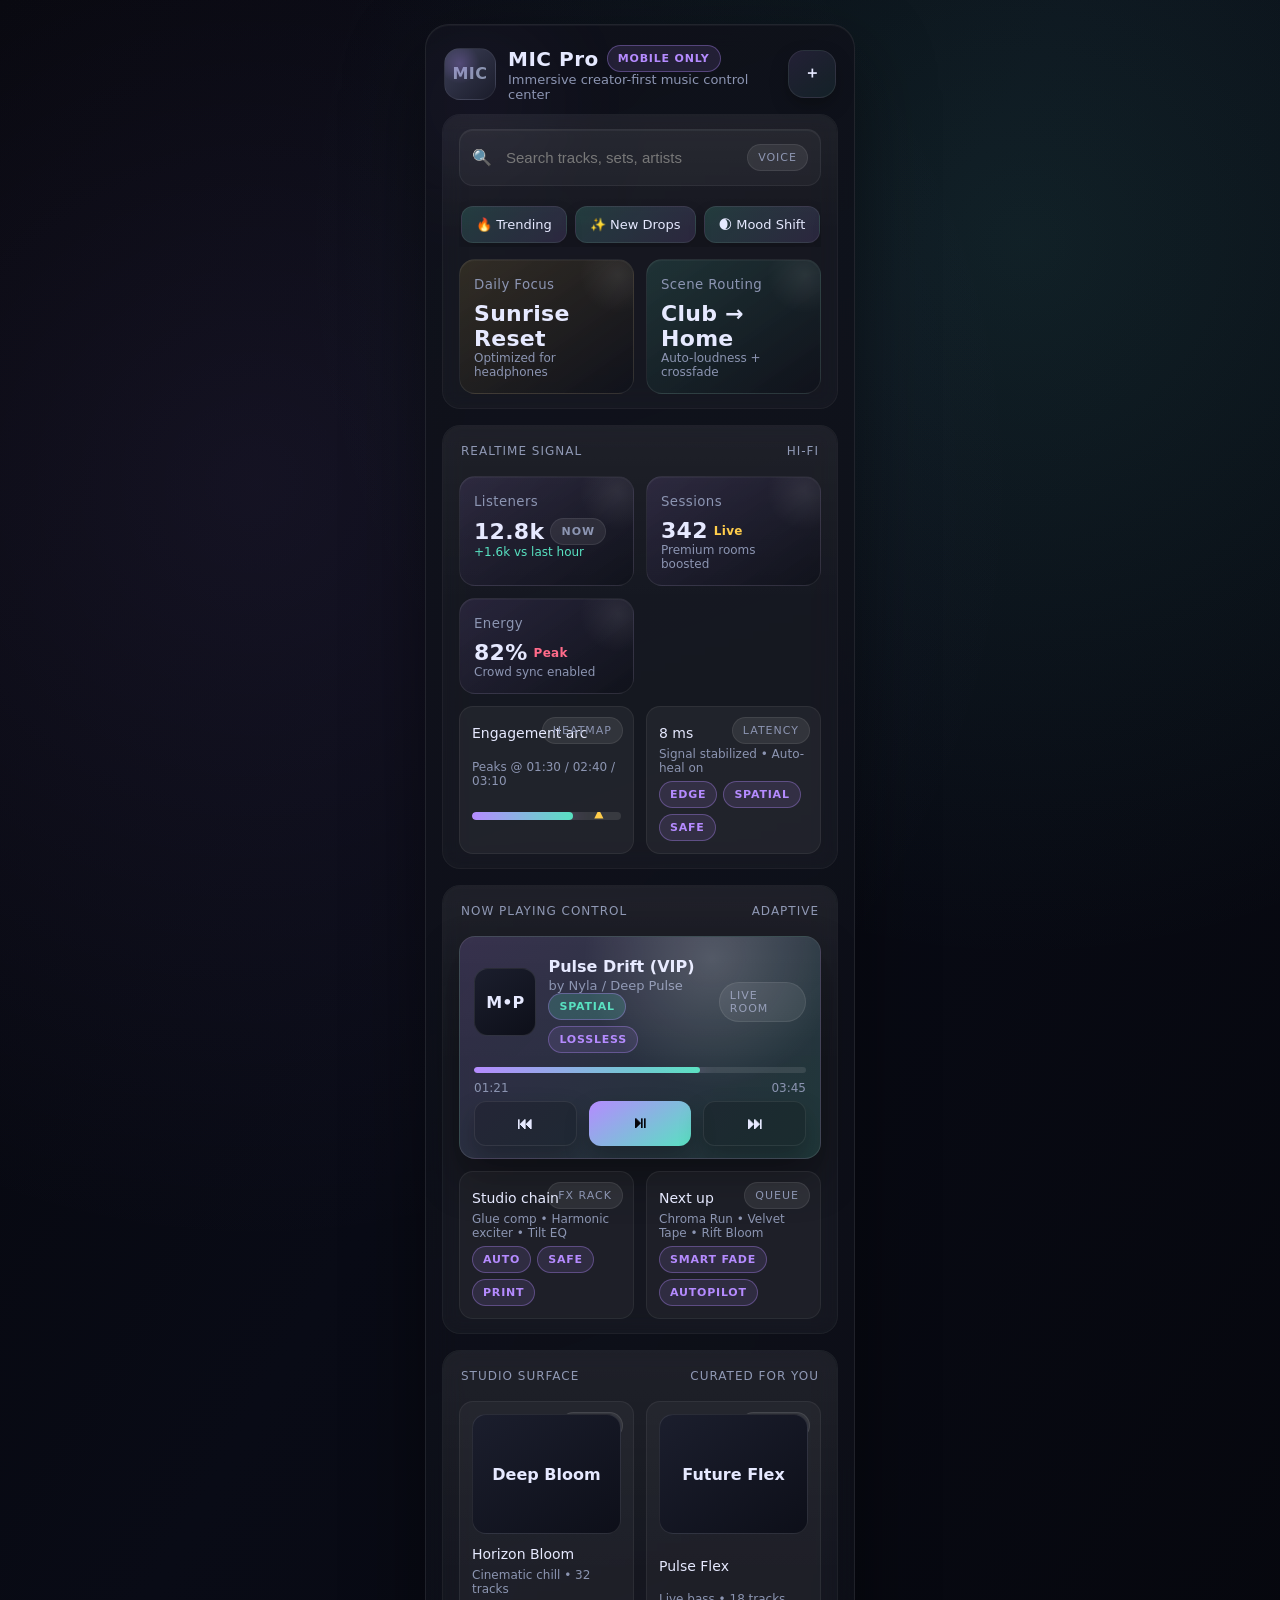
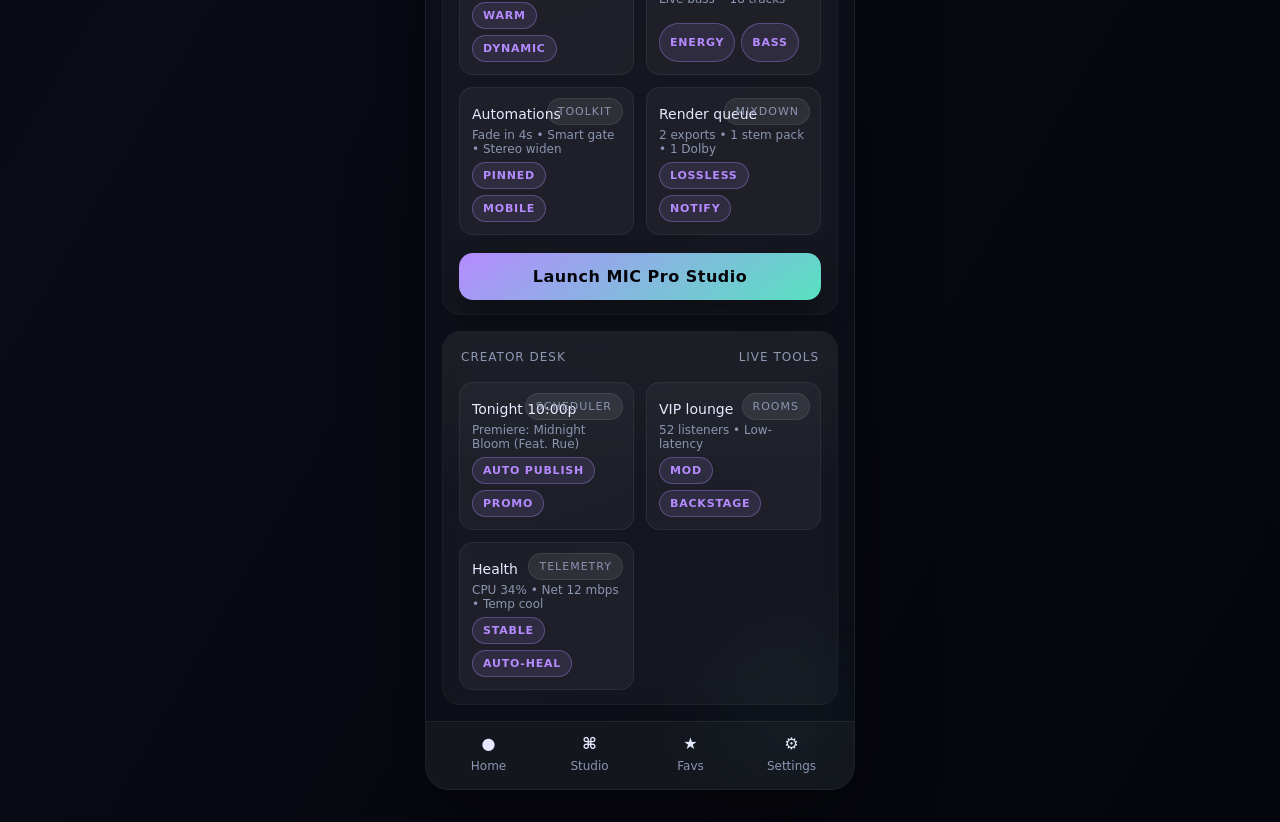
<file: index.html>
<!DOCTYPE html>
<html lang="en">
<head>
  <meta charset="UTF-8" />
  <meta name="viewport" content="width=device-width, initial-scale=1.0, maximum-scale=1.0, user-scalable=no" />
  <title>MIC Pro - Mobile Music Platform</title>
  <style>
    :root {
      --bg: #05060b;
      --panel: #0f111a;
      --accent: #b58bff;
      --accent-2: #58e1c1;
      --muted: #8c95b2;
      --text: #e6e9ff;
      --danger: #ff6b8a;
      --warning: #ffcd4b;
      --radius: 18px;
    }

    * { box-sizing: border-box; }
    body {
      margin: 0;
      font-family: "Inter", system-ui, -apple-system, sans-serif;
      background:
        radial-gradient(circle at 20% 20%, rgba(181, 139, 255, 0.08), transparent 35%),
        radial-gradient(circle at 80% 10%, rgba(88, 225, 193, 0.1), transparent 30%),
        linear-gradient(120deg, #05060b, #090b16 40%, #05060b);
      color: var(--text);
      min-height: 100vh;
      display: flex;
      align-items: center;
      justify-content: center;
      padding: 24px 16px 32px;
    }

    .app-shell {
      width: min(430px, 100%);
      background: linear-gradient(160deg, rgba(15, 17, 26, 0.92), rgba(15, 17, 26, 0.7));
      border: 1px solid rgba(255, 255, 255, 0.08);
      border-radius: 24px;
      box-shadow: 0 30px 80px rgba(0, 0, 0, 0.45), inset 0 1px 0 rgba(255, 255, 255, 0.04);
      overflow: hidden;
      position: relative;
      backdrop-filter: blur(16px);
    }

    .app-shell::before,
    .app-shell::after {
      content: "";
      position: absolute;
      filter: blur(60px);
      opacity: 0.6;
      z-index: 0;
    }

    .app-shell::before {
      width: 220px;
      height: 220px;
      background: radial-gradient(circle, rgba(181, 139, 255, 0.22), transparent 55%);
      top: -30px;
      left: -60px;
    }

    .app-shell::after {
      width: 220px;
      height: 220px;
      background: radial-gradient(circle, rgba(88, 225, 193, 0.2), transparent 50%);
      bottom: -40px;
      right: -50px;
    }

    header {
      padding: 20px 18px 12px;
      display: grid;
      grid-template-columns: 52px 1fr 48px;
      align-items: center;
      gap: 12px;
      position: relative;
      z-index: 1;
    }

    .avatar {
      width: 52px;
      height: 52px;
      border-radius: 16px;
      background: linear-gradient(135deg, #3c3f57, #1a1c2a);
      position: relative;
      overflow: hidden;
      display: grid;
      place-items: center;
      color: var(--muted);
      font-weight: 700;
      letter-spacing: 0.5px;
      border: 1px solid rgba(255, 255, 255, 0.06);
    }

    .avatar::after {
      content: "";
      position: absolute;
      inset: 0;
      background: radial-gradient(circle at 30% 30%, rgba(181, 139, 255, 0.25), transparent 40%);
    }

    .title-block h1 {
      margin: 0;
      font-size: 20px;
      letter-spacing: 0.5px;
      display: flex;
      align-items: center;
      gap: 8px;
    }

    .pill {
      display: inline-flex;
      align-items: center;
      gap: 6px;
      background: rgba(181, 139, 255, 0.12);
      color: var(--accent);
      border-radius: 999px;
      padding: 6px 10px;
      font-size: 11px;
      text-transform: uppercase;
      letter-spacing: 0.8px;
      font-weight: 700;
      border: 1px solid rgba(181, 139, 255, 0.35);
    }

    .header-actions {
      display: grid;
      gap: 10px;
    }

    .icon-btn {
      width: 48px;
      height: 48px;
      border-radius: 16px;
      border: 1px solid rgba(255, 255, 255, 0.08);
      background: linear-gradient(145deg, rgba(181, 139, 255, 0.12), rgba(88, 225, 193, 0.08));
      color: var(--text);
      font-weight: 700;
      display: grid;
      place-items: center;
      box-shadow: 0 8px 18px rgba(0, 0, 0, 0.25);
    }

    .glass-panel {
      margin: 0 16px 16px;
      border-radius: var(--radius);
      padding: 14px 16px;
      background: rgba(255, 255, 255, 0.03);
      border: 1px solid rgba(255, 255, 255, 0.04);
      backdrop-filter: blur(10px);
      position: relative;
      z-index: 1;
    }

    .glass-panel::before {
      content: "";
      position: absolute;
      inset: 0;
      background: linear-gradient(180deg, rgba(255, 255, 255, 0.04), transparent 40%);
      border-radius: inherit;
      pointer-events: none;
    }

    .search-bar {
      display: flex;
      align-items: center;
      gap: 12px;
      padding: 14px 12px;
      border-radius: 14px;
      background: rgba(255, 255, 255, 0.04);
      border: 1px solid rgba(255, 255, 255, 0.06);
      box-shadow: inset 0 1px 0 rgba(255, 255, 255, 0.05);
    }

    .search-input {
      flex: 1;
      background: transparent;
      border: none;
      color: var(--text);
      font-size: 15px;
      outline: none;
    }

    .chip-row {
      display: flex;
      gap: 8px;
      overflow-x: auto;
      padding: 8px 2px 4px;
      scrollbar-width: none;
    }
    .chip-row::-webkit-scrollbar { display: none; }

    .chip {
      padding: 10px 14px;
      border-radius: 12px;
      background: linear-gradient(135deg, rgba(88, 225, 193, 0.18), rgba(181, 139, 255, 0.14));
      border: 1px solid rgba(255, 255, 255, 0.07);
      color: var(--text);
      font-size: 13px;
      white-space: nowrap;
      box-shadow: 0 8px 16px rgba(0, 0, 0, 0.18);
    }

    .grid {
      display: grid;
      gap: 12px;
    }

    .stat-row {
      display: grid;
      grid-template-columns: repeat(auto-fit, minmax(120px, 1fr));
      gap: 12px;
    }

    .stat-card {
      padding: 14px;
      border-radius: 16px;
      background: linear-gradient(145deg, rgba(181, 139, 255, 0.12), rgba(15, 17, 26, 0.7));
      border: 1px solid rgba(255, 255, 255, 0.08);
      box-shadow: inset 0 1px 0 rgba(255, 255, 255, 0.04);
      position: relative;
      overflow: hidden;
    }

    .stat-card::after {
      content: "";
      position: absolute;
      width: 90px;
      height: 90px;
      background: radial-gradient(circle, rgba(255, 255, 255, 0.08), transparent 60%);
      top: -30px;
      right: -30px;
    }

    .stat-card small {
      color: var(--muted);
      letter-spacing: 0.4px;
    }
    .stat-card h2 {
      margin: 8px 0 0;
      font-size: 22px;
      letter-spacing: 0.3px;
      display: flex;
      align-items: center;
      gap: 6px;
    }

    .row-between {
      display: flex;
      align-items: center;
      justify-content: space-between;
      gap: 12px;
    }

    .now-playing {
      padding: 14px 14px 12px;
      border-radius: 16px;
      background: linear-gradient(135deg, rgba(181, 139, 255, 0.18), rgba(88, 225, 193, 0.16));
      border: 1px solid rgba(255, 255, 255, 0.1);
      position: relative;
      overflow: hidden;
      box-shadow: 0 20px 40px rgba(0, 0, 0, 0.35);
    }

    .now-playing::after {
      content: "";
      position: absolute;
      inset: 0;
      background: radial-gradient(circle at 70% 10%, rgba(255, 255, 255, 0.18), transparent 40%);
      pointer-events: none;
    }

    .song-meta {
      display: flex;
      align-items: center;
      gap: 12px;
    }

    .cover {
      width: 68px;
      height: 68px;
      border-radius: 14px;
      background: linear-gradient(145deg, #1b1e2d, #0d0f19);
      border: 1px solid rgba(255, 255, 255, 0.1);
      overflow: hidden;
      position: relative;
      display: grid;
      place-items: center;
      color: var(--text);
      font-weight: 700;
    }

    .badge {
      padding: 6px 10px;
      border-radius: 999px;
      background: rgba(255, 255, 255, 0.08);
      border: 1px solid rgba(255, 255, 255, 0.08);
      color: var(--muted);
      font-size: 11px;
      text-transform: uppercase;
      letter-spacing: 1px;
    }

    .song-meta h3 { margin: 6px 0 2px; font-size: 16px; }
    .song-meta p { margin: 0; color: var(--muted); font-size: 13px; }

    .timeline {
      position: relative;
      height: 6px;
      border-radius: 999px;
      background: rgba(255, 255, 255, 0.1);
      overflow: hidden;
      margin: 14px 0 8px;
    }

    .timeline::after {
      content: "";
      position: absolute;
      inset: 0;
      width: 68%;
      background: linear-gradient(90deg, var(--accent), var(--accent-2));
      border-radius: inherit;
      box-shadow: 0 0 18px rgba(181, 139, 255, 0.45);
      animation: pulse 3s ease-in-out infinite;
    }

    @keyframes pulse {
      0%, 100% { filter: brightness(1); }
      50% { filter: brightness(1.35); }
    }

    .controls {
      display: grid;
      grid-template-columns: repeat(3, 1fr);
      gap: 12px;
      margin-top: 6px;
    }

    .control-btn {
      padding: 12px 0;
      border-radius: 12px;
      border: 1px solid rgba(255, 255, 255, 0.08);
      background: rgba(0, 0, 0, 0.18);
      color: var(--text);
      font-weight: 700;
      text-align: center;
      box-shadow: 0 12px 24px rgba(0, 0, 0, 0.26);
    }
    .control-btn.primary {
      background: linear-gradient(145deg, var(--accent), var(--accent-2));
      color: #05060b;
      border: none;
    }

    .section-title {
      display: flex;
      justify-content: space-between;
      align-items: center;
      padding: 4px 2px 6px;
      color: var(--muted);
      text-transform: uppercase;
      letter-spacing: 1px;
      font-size: 12px;
    }

    .grid-list {
      display: grid;
      grid-template-columns: repeat(auto-fit, minmax(160px, 1fr));
      gap: 12px;
    }

    .card {
      padding: 12px;
      border-radius: 14px;
      background: rgba(255, 255, 255, 0.04);
      border: 1px solid rgba(255, 255, 255, 0.06);
      display: grid;
      gap: 6px;
      position: relative;
    }

    .card .badge {
      position: absolute;
      top: 10px;
      right: 10px;
    }

    .card-title { margin: 6px 0 0; font-size: 14px; }
    .card-subtitle { margin: 0; color: var(--muted); font-size: 12px; }

    .pill-row {
      display: flex;
      gap: 6px;
      flex-wrap: wrap;
    }

    .cta {
      display: block;
      width: 100%;
      margin-top: 6px;
      padding: 14px;
      text-align: center;
      border-radius: 14px;
      background: linear-gradient(145deg, var(--accent), var(--accent-2));
      color: #05060b;
      font-weight: 800;
      letter-spacing: 0.5px;
      box-shadow: 0 18px 32px rgba(0, 0, 0, 0.35);
      text-decoration: none;
    }

    footer {
      padding: 12px 18px 16px;
      display: grid;
      grid-template-columns: repeat(4, 1fr);
      gap: 12px;
      background: rgba(255, 255, 255, 0.03);
      border-top: 1px solid rgba(255, 255, 255, 0.06);
    }

    .nav-item {
      text-align: center;
      color: var(--muted);
      font-size: 12px;
    }
    .nav-item strong { display: block; color: var(--text); margin-bottom: 6px; font-size: 16px; }

    @media (max-width: 360px) {
      header { grid-template-columns: 48px 1fr 44px; }
      .avatar, .icon-btn { width: 44px; height: 44px; }
      .cover { width: 60px; height: 60px; }
    }
  </style>
</head>
<body>
  <div class="app-shell">
    <header>
      <div class="avatar">MIC</div>
      <div class="title-block">
        <h1>MIC Pro <span class="pill">Mobile only</span></h1>
        <div style="color: var(--muted); font-size: 13px;">Immersive creator-first music control center</div>
      </div>
      <div class="header-actions">
        <div class="icon-btn">＋</div>
      </div>
    </header>

    <div class="glass-panel grid" aria-label="search and filters">
      <div class="search-bar">
        <span style="color: var(--muted);">🔍</span>
        <input class="search-input" placeholder="Search tracks, sets, artists" />
        <span class="badge">Voice</span>
      </div>
      <div class="chip-row" aria-label="quick filters">
        <div class="chip">🔥 Trending</div>
        <div class="chip">✨ New Drops</div>
        <div class="chip">🌒 Mood Shift</div>
        <div class="chip">🎛️ Live Mix</div>
        <div class="chip">🧪 Labs</div>
      </div>
      <div class="stat-row" style="grid-template-columns: repeat(auto-fit, minmax(140px, 1fr));">
        <div class="stat-card" style="background: linear-gradient(145deg, rgba(255, 205, 75, 0.12), rgba(15, 17, 26, 0.75));">
          <small>Daily Focus</small>
          <h2>Sunrise Reset</h2>
          <div style="color: var(--muted); font-size: 12px;">Optimized for headphones</div>
        </div>
        <div class="stat-card" style="background: linear-gradient(145deg, rgba(88, 225, 193, 0.14), rgba(15, 17, 26, 0.75));">
          <small>Scene Routing</small>
          <h2>Club → Home</h2>
          <div style="color: var(--muted); font-size: 12px;">Auto-loudness + crossfade</div>
        </div>
      </div>
    </div>

    <div class="glass-panel grid">
      <div class="section-title">
        <span>Realtime signal</span><span>Hi-Fi</span>
      </div>
      <div class="stat-row">
        <div class="stat-card">
          <small>Listeners</small>
          <h2>12.8k <span class="badge">Now</span></h2>
          <div style="color: var(--accent-2); font-size: 12px;">+1.6k vs last hour</div>
        </div>
        <div class="stat-card">
          <small>Sessions</small>
          <h2>342 <span style="color: var(--warning); font-size: 12px;">Live</span></h2>
          <div style="color: var(--muted); font-size: 12px;">Premium rooms boosted</div>
        </div>
        <div class="stat-card">
          <small>Energy</small>
          <h2>82% <span style="color: var(--danger); font-size: 12px;">Peak</span></h2>
          <div style="color: var(--muted); font-size: 12px;">Crowd sync enabled</div>
        </div>
      </div>
      <div class="grid" style="grid-template-columns: repeat(auto-fit, minmax(160px, 1fr));">
        <div class="card" style="background: rgba(255,255,255,0.05);">
          <span class="badge">Heatmap</span>
          <p class="card-title">Engagement arc</p>
          <p class="card-subtitle">Peaks @ 01:30 / 02:40 / 03:10</p>
          <div class="timeline" style="margin-top: 4px; height: 8px;">
            <div style="position:absolute; left:25%; top:-6px; color: var(--warning); font-size: 12px;">▲</div>
            <div style="position:absolute; left:58%; top:-6px; color: var(--warning); font-size: 12px;">▲</div>
            <div style="position:absolute; left:82%; top:-6px; color: var(--warning); font-size: 12px;">▲</div>
          </div>
        </div>
        <div class="card" style="background: rgba(255,255,255,0.05);">
          <span class="badge">Latency</span>
          <p class="card-title">8 ms</p>
          <p class="card-subtitle">Signal stabilized • Auto-heal on</p>
          <div class="pill-row">
            <span class="pill">Edge</span>
            <span class="pill">Spatial</span>
            <span class="pill">Safe</span>
          </div>
        </div>
      </div>
    </div>

    <div class="glass-panel grid">
      <div class="section-title">
        <span>Now playing control</span><span>Adaptive</span>
      </div>
      <div class="now-playing">
        <div class="row-between">
          <div class="song-meta">
            <div class="cover">M•P</div>
            <div>
              <h3>Pulse Drift (VIP)</h3>
              <p>by Nyla / Deep Pulse</p>
              <div class="pill-row">
                <span class="pill" style="background: rgba(88, 225, 193, 0.2); color: var(--accent-2);">Spatial</span>
                <span class="pill">Lossless</span>
              </div>
            </div>
          </div>
          <span class="badge">LIVE ROOM</span>
        </div>
        <div class="timeline"></div>
        <div class="row-between" style="color: var(--muted); font-size: 12px;">
          <span>01:21</span>
          <span>03:45</span>
        </div>
        <div class="controls">
          <div class="control-btn">⏮</div>
          <div class="control-btn primary">⏯</div>
          <div class="control-btn">⏭</div>
        </div>
      </div>
      <div class="grid" style="grid-template-columns: repeat(auto-fit, minmax(150px, 1fr));">
        <div class="card">
          <span class="badge">FX Rack</span>
          <p class="card-title">Studio chain</p>
          <p class="card-subtitle">Glue comp • Harmonic exciter • Tilt EQ</p>
          <div class="pill-row">
            <span class="pill">Auto</span>
            <span class="pill">Safe</span>
            <span class="pill">Print</span>
          </div>
        </div>
        <div class="card">
          <span class="badge">Queue</span>
          <p class="card-title">Next up</p>
          <p class="card-subtitle">Chroma Run • Velvet Tape • Rift Bloom</p>
          <div class="pill-row">
            <span class="pill">Smart fade</span>
            <span class="pill">Autopilot</span>
          </div>
        </div>
      </div>
    </div>

    <div class="glass-panel grid">
      <div class="section-title">
        <span>Studio surface</span><span>Curated for you</span>
      </div>
      <div class="grid-list">
        <div class="card">
          <span class="badge">AI mix</span>
          <div class="cover" style="width: 100%; height: 120px;">Deep Bloom</div>
          <p class="card-title">Horizon Bloom</p>
          <p class="card-subtitle">Cinematic chill • 32 tracks</p>
          <div class="pill-row">
            <span class="pill">Warm</span>
            <span class="pill">Dynamic</span>
          </div>
        </div>
        <div class="card">
          <span class="badge">Crowd</span>
          <div class="cover" style="width: 100%; height: 120px;">Future Flex</div>
          <p class="card-title">Pulse Flex</p>
          <p class="card-subtitle">Live bass • 18 tracks</p>
          <div class="pill-row">
            <span class="pill">Energy</span>
            <span class="pill">Bass</span>
          </div>
        </div>
      </div>
      <div class="grid" style="grid-template-columns: repeat(auto-fit, minmax(160px, 1fr));">
        <div class="card">
          <span class="badge">Toolkit</span>
          <p class="card-title">Automations</p>
          <p class="card-subtitle">Fade in 4s • Smart gate • Stereo widen</p>
          <div class="pill-row">
            <span class="pill">Pinned</span>
            <span class="pill">Mobile</span>
          </div>
        </div>
        <div class="card">
          <span class="badge">Mixdown</span>
          <p class="card-title">Render queue</p>
          <p class="card-subtitle">2 exports • 1 stem pack • 1 Dolby</p>
          <div class="pill-row">
            <span class="pill">Lossless</span>
            <span class="pill">Notify</span>
          </div>
        </div>
      </div>
      <a class="cta" href="#">Launch MIC Pro Studio</a>
    </div>

    <div class="glass-panel grid">
      <div class="section-title">
        <span>Creator desk</span><span>Live tools</span>
      </div>
      <div class="grid" style="grid-template-columns: repeat(auto-fit, minmax(150px, 1fr));">
        <div class="card">
          <span class="badge">Scheduler</span>
          <p class="card-title">Tonight 10:00p</p>
          <p class="card-subtitle">Premiere: Midnight Bloom (Feat. Rue)</p>
          <div class="pill-row">
            <span class="pill">Auto publish</span>
            <span class="pill">Promo</span>
          </div>
        </div>
        <div class="card">
          <span class="badge">Rooms</span>
          <p class="card-title">VIP lounge</p>
          <p class="card-subtitle">52 listeners • Low-latency</p>
          <div class="pill-row">
            <span class="pill">Mod</span>
            <span class="pill">Backstage</span>
          </div>
        </div>
        <div class="card">
          <span class="badge">Telemetry</span>
          <p class="card-title">Health</p>
          <p class="card-subtitle">CPU 34% • Net 12 mbps • Temp cool</p>
          <div class="pill-row">
            <span class="pill">Stable</span>
            <span class="pill">Auto-heal</span>
          </div>
        </div>
      </div>
    </div>

    <footer>
      <div class="nav-item">
        <strong>●</strong>
        Home
      </div>
      <div class="nav-item">
        <strong>⌘</strong>
        Studio
      </div>
      <div class="nav-item">
        <strong>★</strong>
        Favs
      </div>
      <div class="nav-item">
        <strong>⚙︎</strong>
        Settings
      </div>
    </footer>
  </div>
</body>
</html>
</file>
